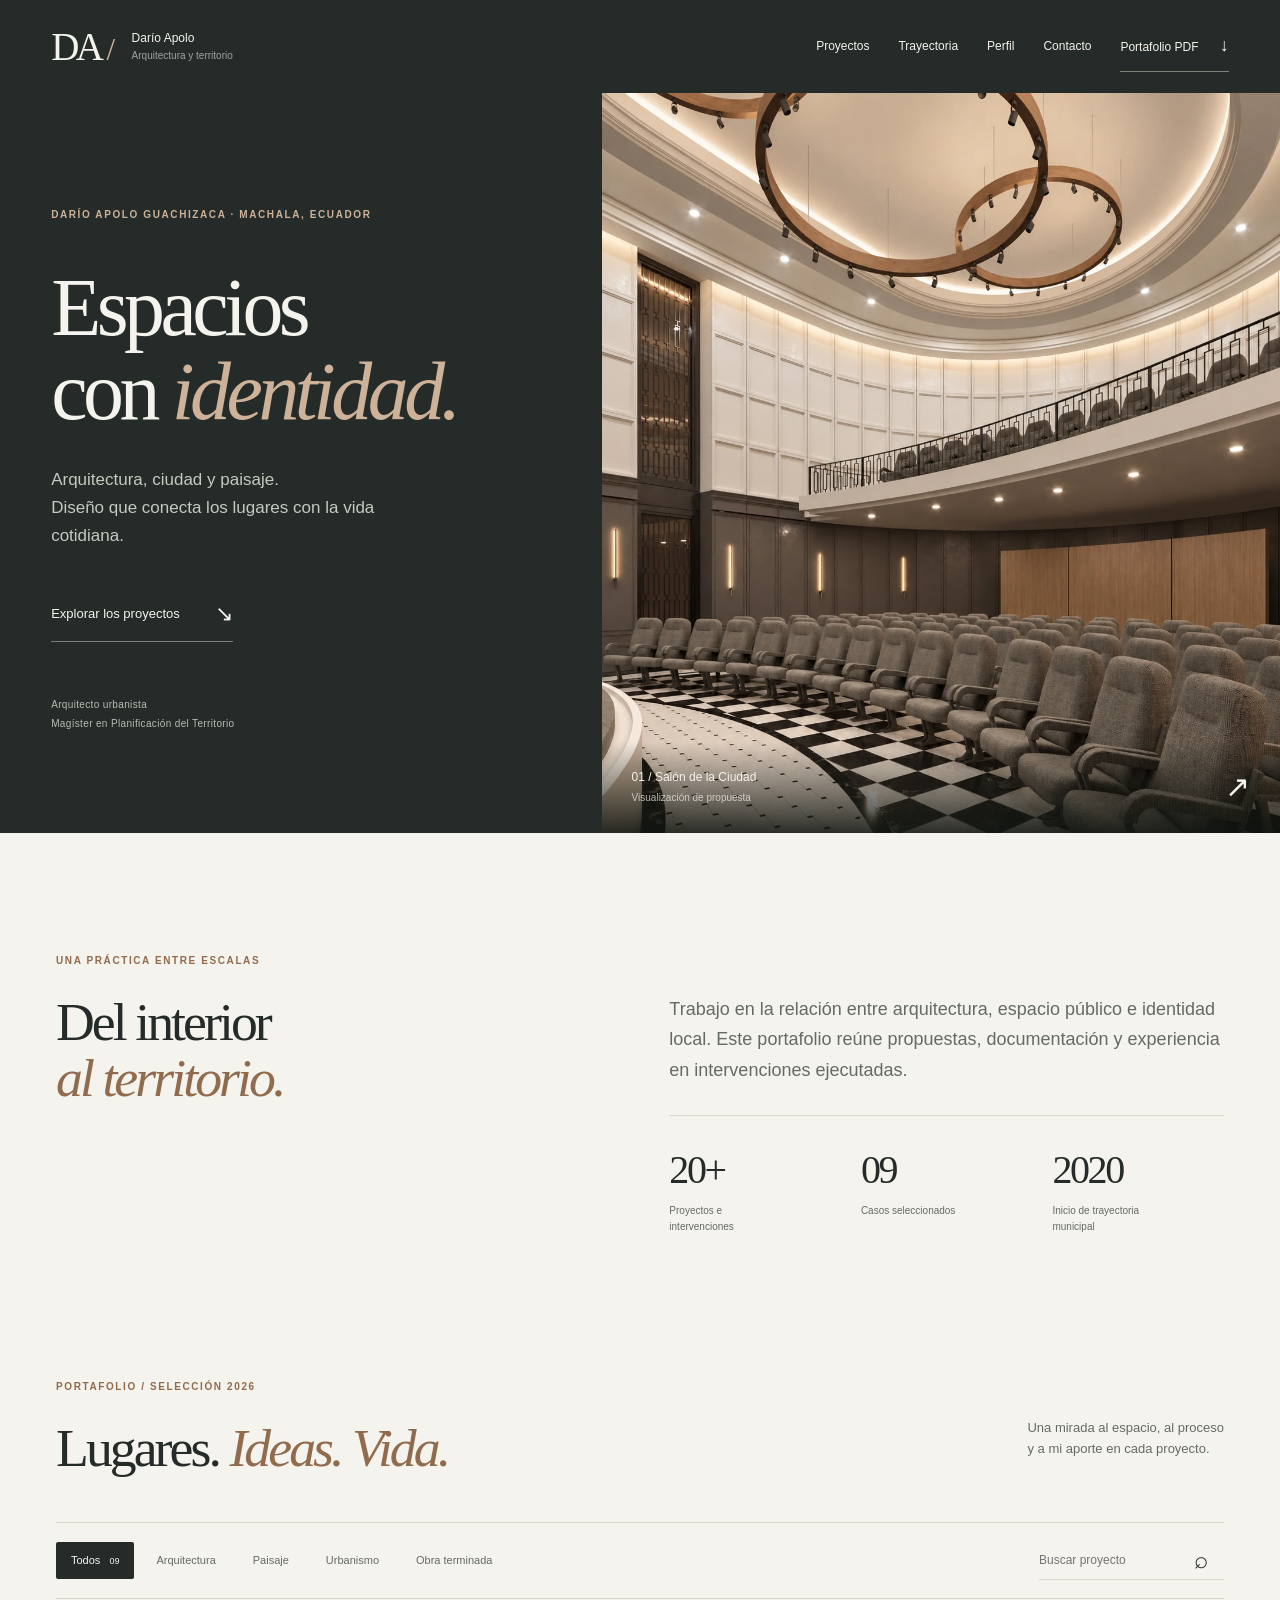
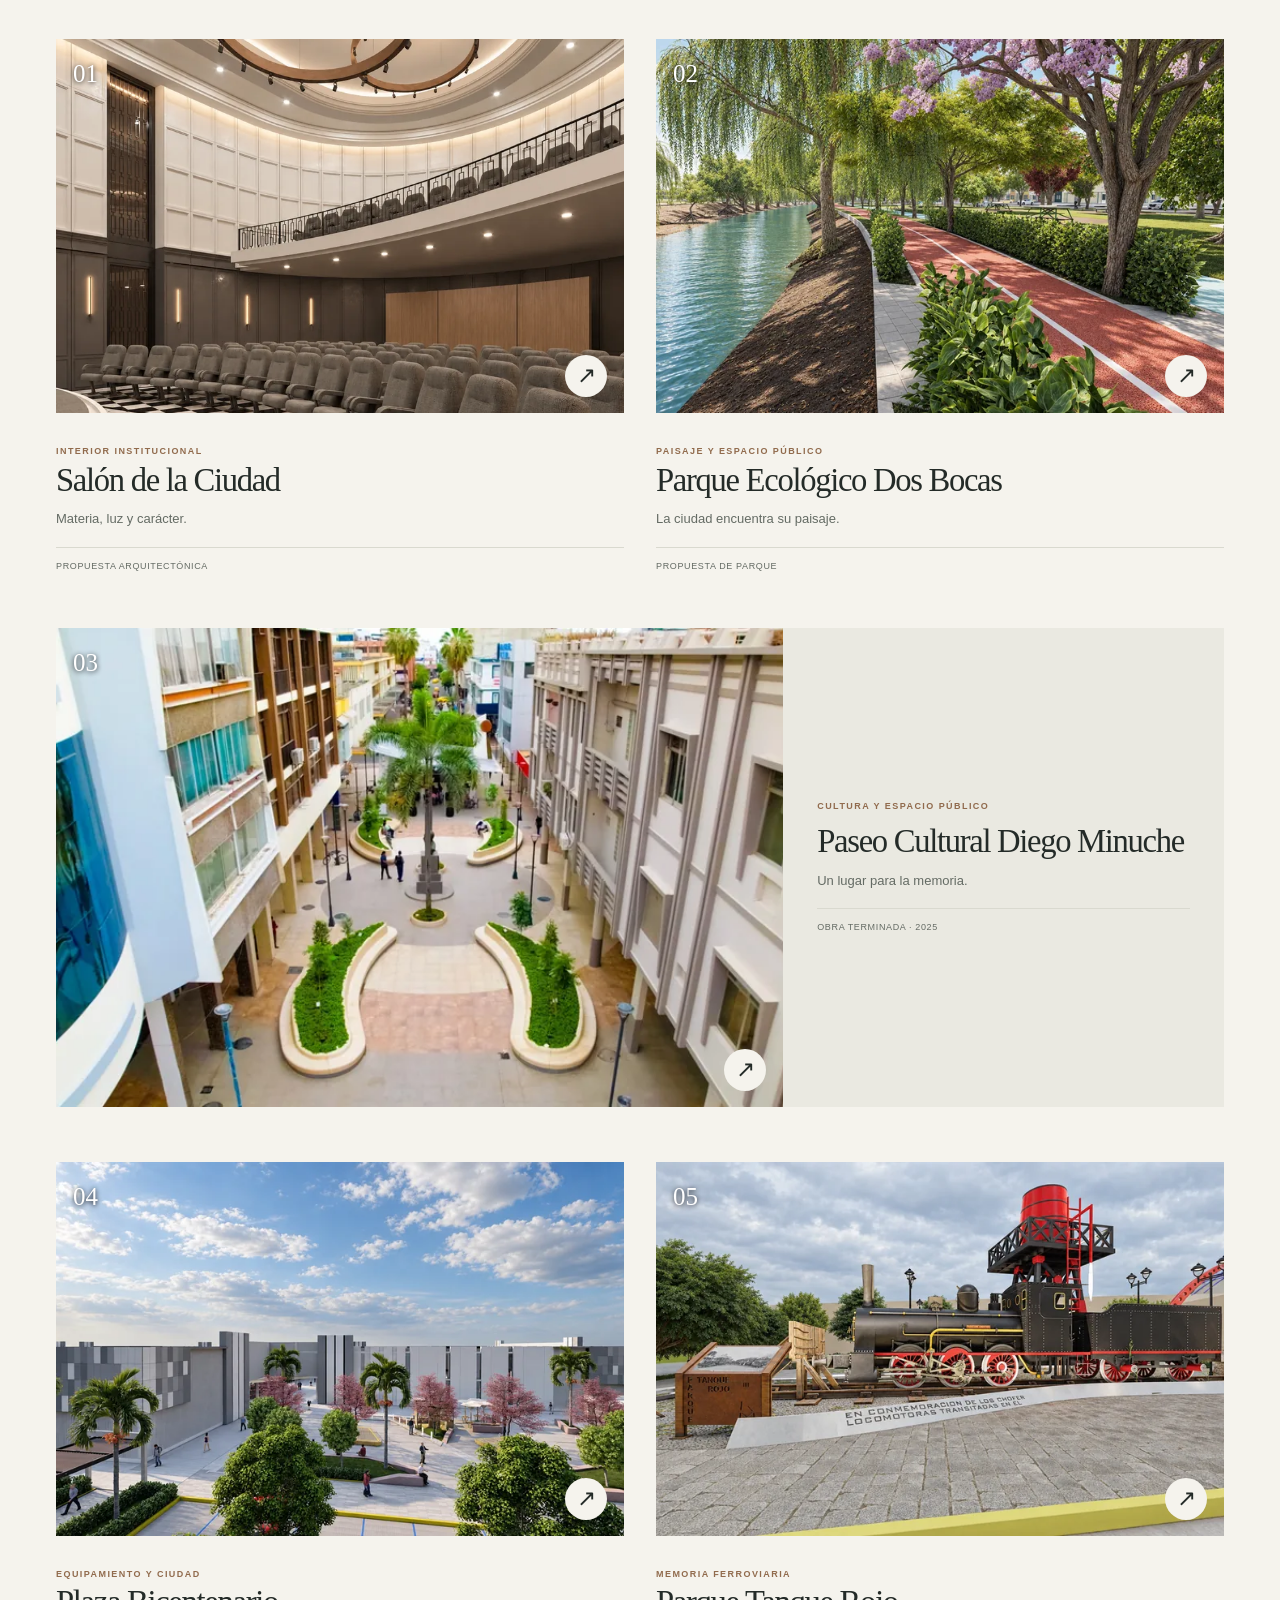
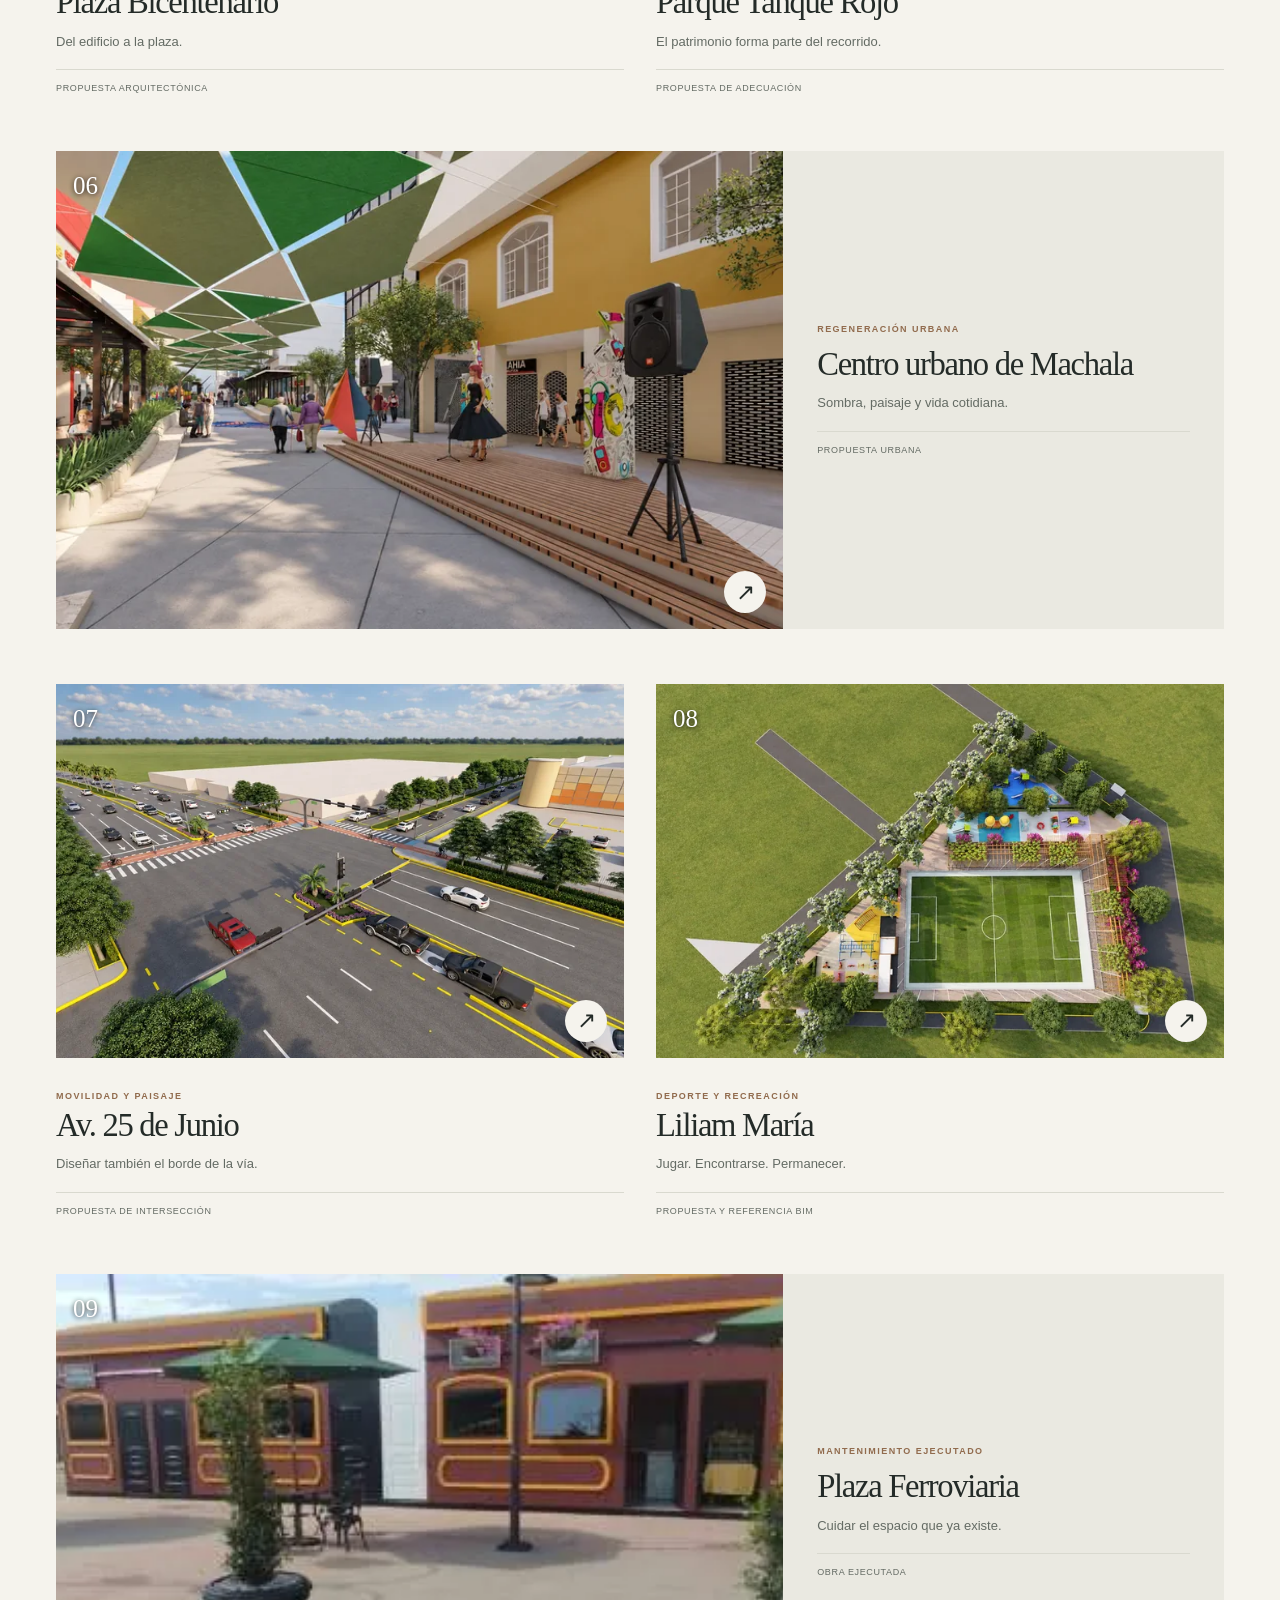
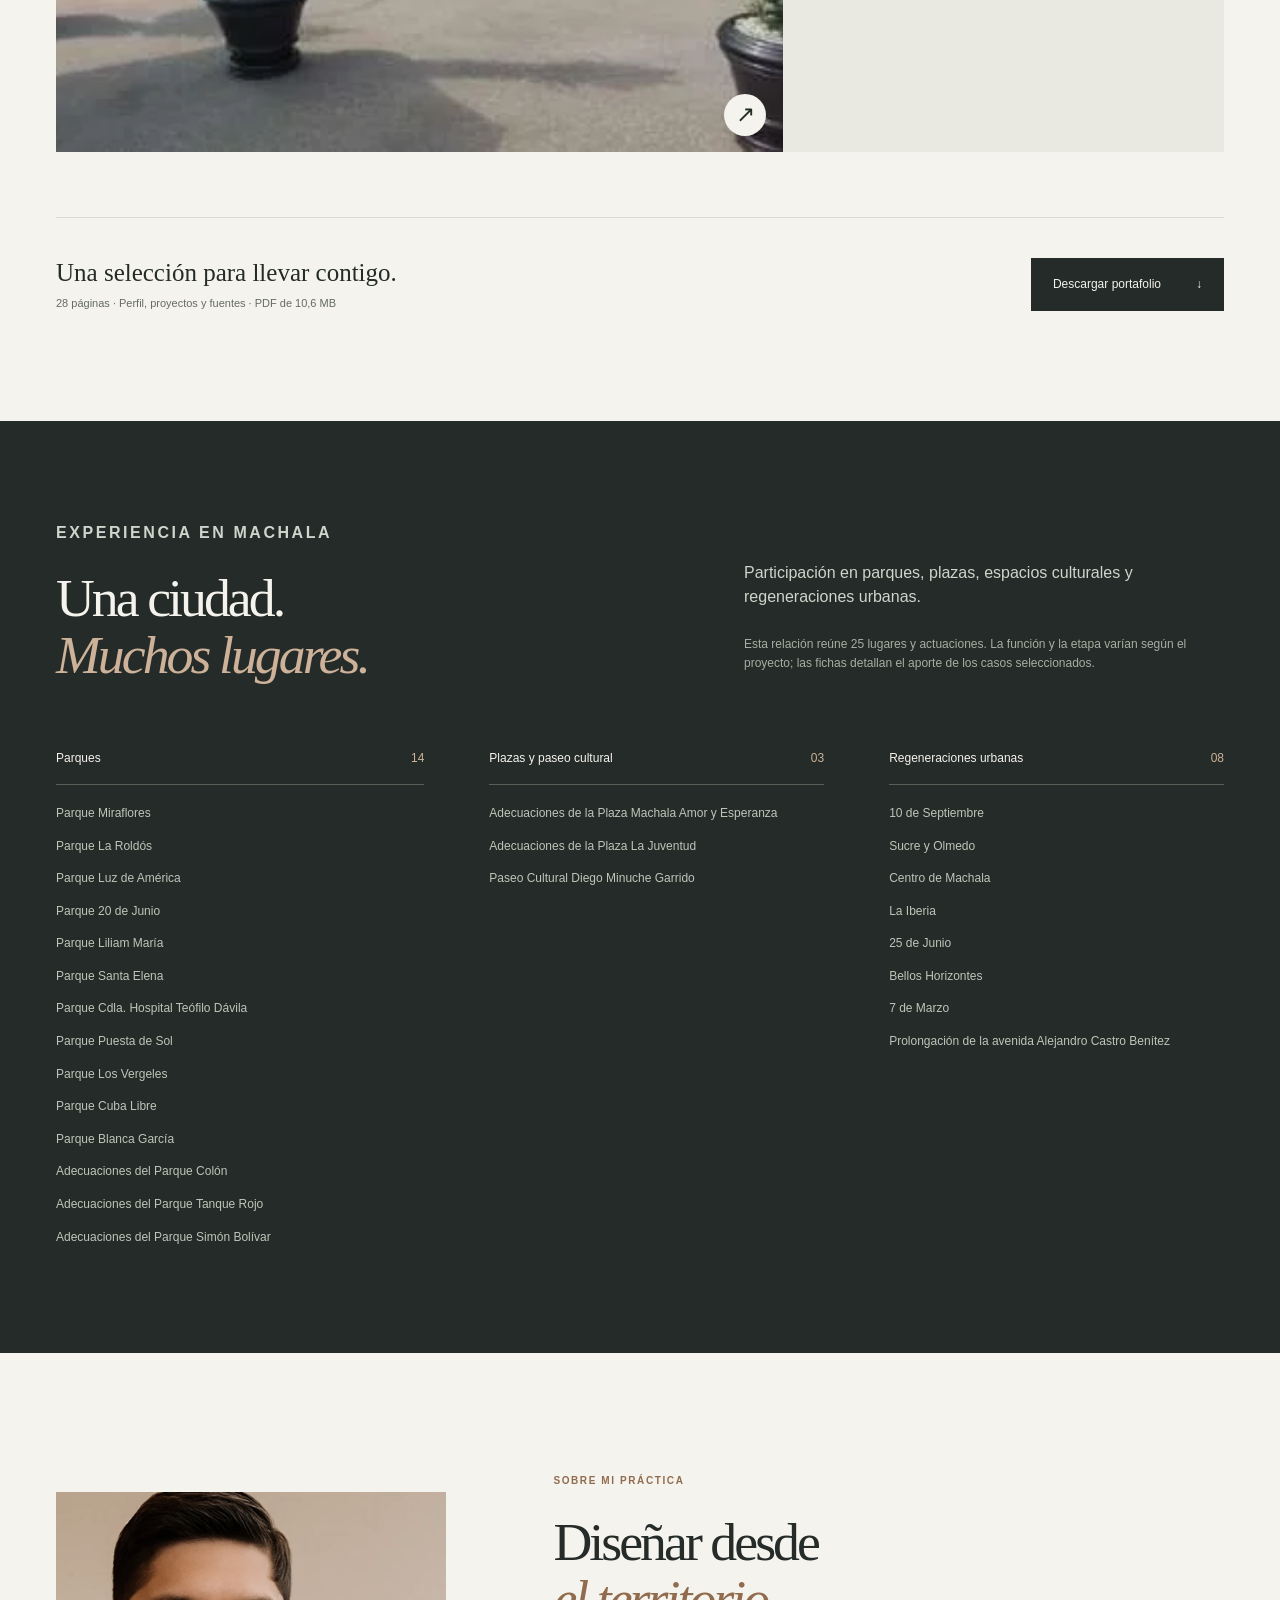
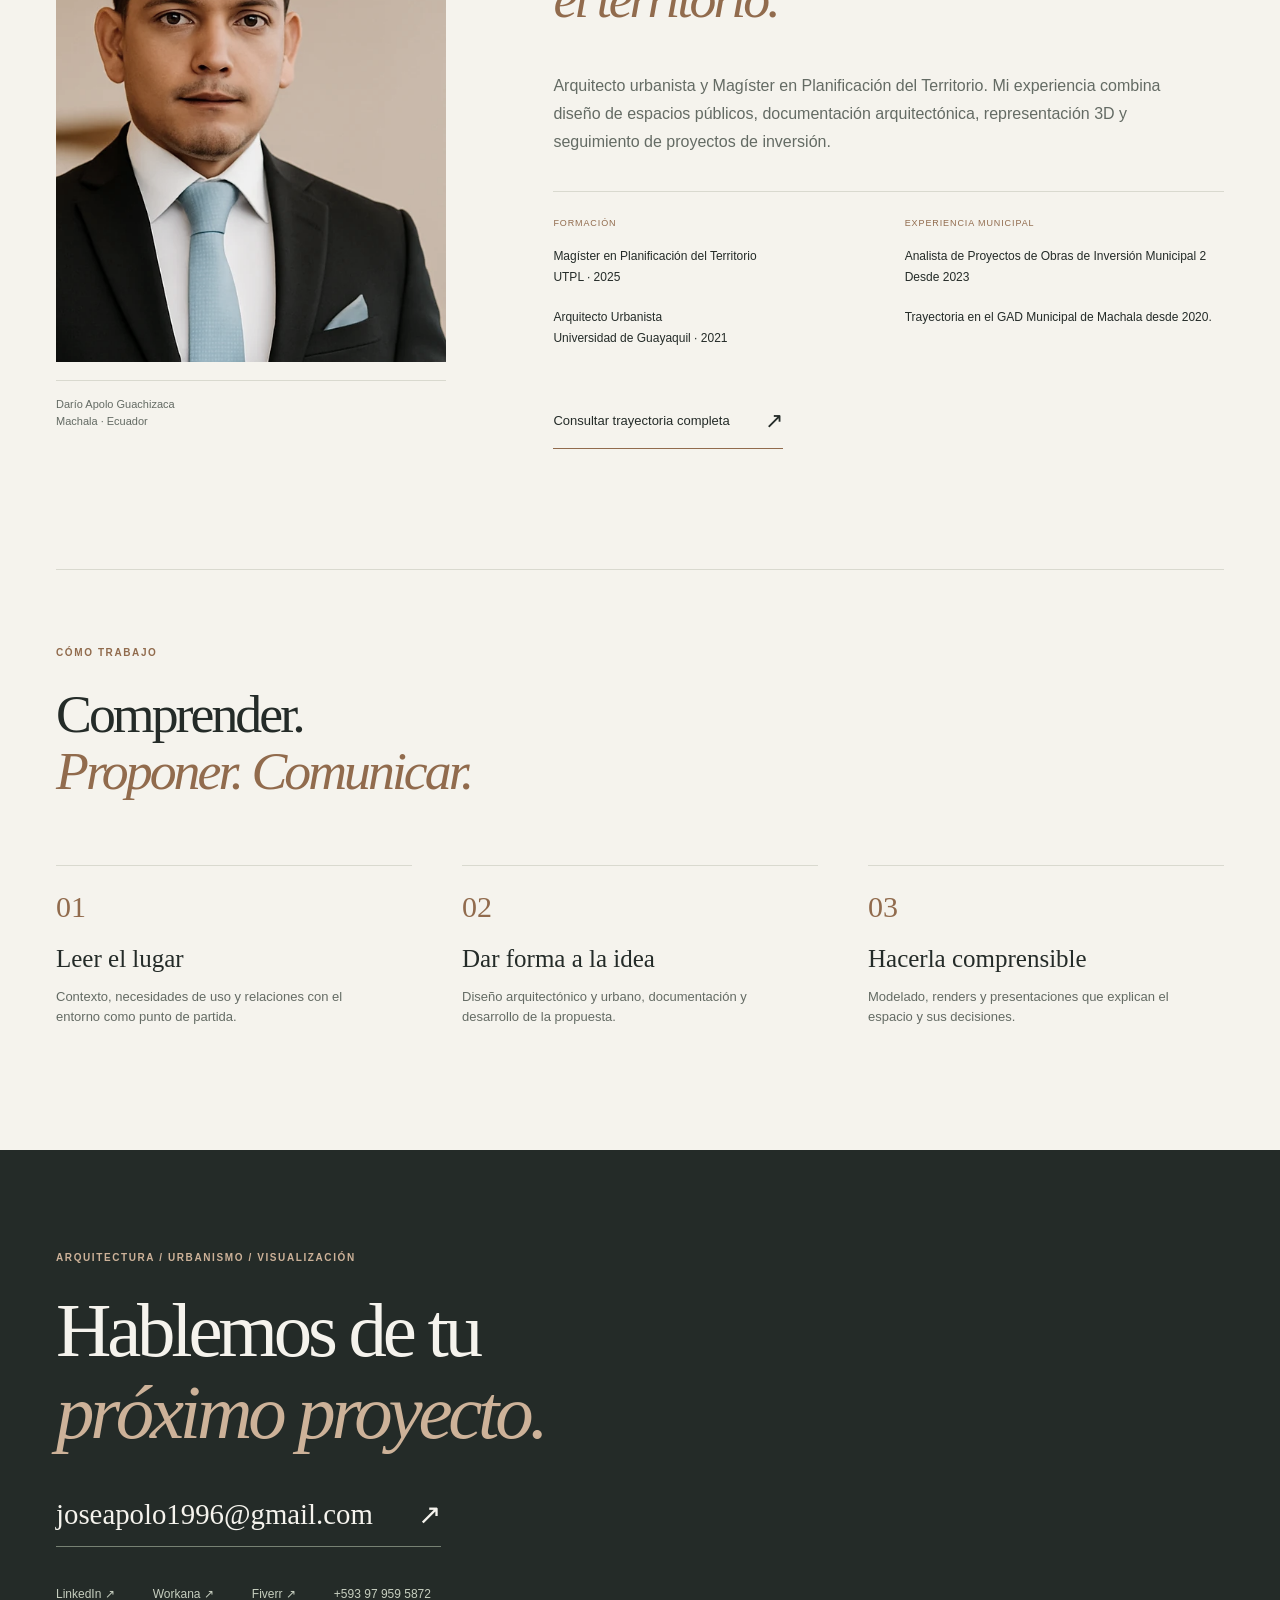
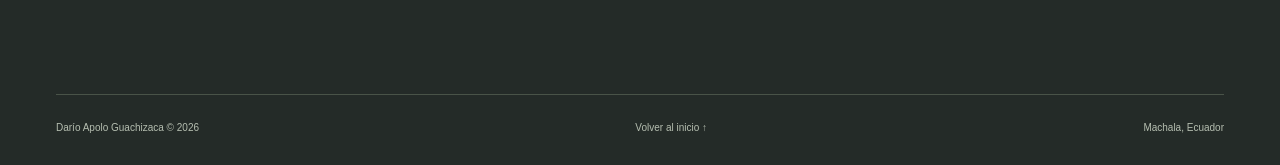
<file: index.html>
<!doctype html>
<html lang="es">
<head>
  <meta charset="utf-8">
  <meta name="viewport" content="width=device-width, initial-scale=1">
  <meta name="theme-color" content="#242b28">
  <title>Darío Apolo | Arquitectura y territorio</title>
  <meta name="description" content="Arquitectura, paisaje y urbanismo por Darío Apolo Guachizaca. Nueve casos seleccionados, renders, referencia BIM y obra terminada. Machala, Ecuador.">
  <meta property="og:title" content="Darío Apolo — Arquitectura y territorio">
  <meta property="og:description" content="Espacios con identidad. Diseño para la vida. Explora el portafolio profesional.">
  <meta property="og:type" content="website">
  <meta property="og:image" content="https://darioapologuachi-ops.github.io/PORTAFOLIO-DARIO-APOLO/assets/portfolio/salon-materialidad.webp">
  <link rel="canonical" href="https://darioapologuachi-ops.github.io/PORTAFOLIO-DARIO-APOLO/">
  <link rel="stylesheet" href="assets/portfolio/portfolio.css">
  <link rel="preload" as="image" href="assets/portfolio/salon-materialidad.webp">
  <script src="assets/portfolio/projects.js" defer></script>
  <script src="assets/portfolio/portfolio.js" defer></script>
</head>
<body>
  <a class="skip" href="#proyectos">Saltar a los proyectos</a>
  <header class="header">
    <a class="brand" href="#inicio" aria-label="Darío Apolo, inicio">DA<span>/</span></a>
    <span class="brand-description">Darío Apolo<br><span>Arquitectura y territorio</span></span>
    <button id="menuToggle" class="menu-toggle" aria-expanded="false" aria-controls="mainNav">Menú <span aria-hidden="true">+</span></button>
    <nav id="mainNav" aria-label="Navegación principal">
      <a href="#proyectos">Proyectos</a><a href="#trayectoria-proyectos">Trayectoria</a><a href="#perfil">Perfil</a><a href="#contacto">Contacto</a>
      <a class="nav-download" href="portafolio-dario-apolo-2026.pdf" download>Portafolio PDF <span aria-hidden="true">↓</span></a>
    </nav>
  </header>
  <main id="inicio">
    <section class="hero" aria-labelledby="heroTitle">
      <div class="hero-copy">
        <p class="eyebrow">Darío Apolo Guachizaca · Machala, Ecuador</p>
        <h1 id="heroTitle">Espacios<br>con <em>identidad.</em></h1>
        <p class="hero-description">Arquitectura, ciudad y paisaje.<br>Diseño que conecta los lugares con la vida cotidiana.</p>
        <a href="#proyectos" class="text-link light">Explorar los proyectos <span aria-hidden="true">↘</span></a>
        <div class="hero-signature"><span>Arquitecto urbanista</span><span>Magíster en Planificación del Territorio</span></div>
      </div>
      <a class="hero-visual" href="#proyecto/salon-ciudad" data-project="salon-ciudad" aria-label="Explorar Salón de la Ciudad">
        <img src="assets/portfolio/salon-materialidad.webp" alt="Propuesta del Salón de la Ciudad: aros de luz, balcón y audiencia" width="1254" height="1254" fetchpriority="high">
        <div class="hero-image-label"><span>01 / Salón de la Ciudad<small>Visualización de propuesta</small></span><span aria-hidden="true">↗</span></div>
      </a>
    </section>
    <section class="intro wrap" aria-label="Presentación">
      <p class="eyebrow">Una práctica entre escalas</p>
      <div class="intro-grid"><h2>Del interior<br><em>al territorio.</em></h2><div><p>Trabajo en la relación entre arquitectura, espacio público e identidad local. Este portafolio reúne propuestas, documentación y experiencia en intervenciones ejecutadas.</p><div class="stats"><div><strong>20+</strong><span>Proyectos e intervenciones</span></div><div><strong>09</strong><span>Casos seleccionados</span></div><div><strong>2020</strong><span>Inicio de trayectoria municipal</span></div></div></div></div>
    </section>
    <section class="projects wrap" id="proyectos" aria-labelledby="projectsTitle">
      <div class="section-heading"><div><p class="eyebrow">Portafolio / Selección 2026</p><h2 id="projectsTitle">Lugares. <em>Ideas. Vida.</em></h2></div><p>Una mirada al espacio, al proceso<br>y a mi aporte en cada proyecto.</p></div>
      <div class="project-tools"><div class="filters" role="group" aria-label="Filtrar proyectos"><button data-filter="all" aria-pressed="true">Todos <span>09</span></button><button data-filter="arquitectura" aria-pressed="false">Arquitectura</button><button data-filter="paisaje" aria-pressed="false">Paisaje</button><button data-filter="urbanismo" aria-pressed="false">Urbanismo</button><button data-filter="obra" aria-pressed="false">Obra terminada</button></div><label class="search-label"><span class="sr-only">Buscar proyecto</span><input id="projectSearch" type="search" placeholder="Buscar proyecto" autocomplete="off"><span aria-hidden="true">⌕</span></label></div>
      <p id="resultCount" class="sr-only" aria-live="polite">9 proyectos</p>
      <div class="project-grid" id="projectGrid"><article class="project-card" data-category="arquitectura" data-search="salón de la ciudad"><a class="project-link" href="#proyecto/salon-ciudad" data-project="salon-ciudad" aria-label="Ver proyecto Salón de la Ciudad"><div class="project-image"><img src="assets/portfolio/salon-materialidad-small.webp" srcset="assets/portfolio/salon-materialidad-small.webp 820w, assets/portfolio/salon-materialidad.webp 1920w" sizes="(max-width: 700px) 95vw, 47vw" alt="Interior y balcón · Render de propuesta con posproducción digital." loading="lazy" width="820" height="540"><span class="project-index">01</span><span class="open-project" aria-hidden="true">↗</span></div><div class="project-info"><span class="eyebrow">Interior institucional</span><h3>Salón de la Ciudad</h3><p>Materia, luz y carácter.</p><span class="project-status">Propuesta arquitectónica</span></div></a></article>
<article class="project-card" data-category="paisaje" data-search="parque ecológico dos bocas"><a class="project-link" href="#proyecto/dos-bocas" data-project="dos-bocas" aria-label="Ver proyecto Parque Ecológico Dos Bocas"><div class="project-image"><img src="assets/portfolio/dos-bocas-recorrido-small.webp" srcset="assets/portfolio/dos-bocas-recorrido-small.webp 820w, assets/portfolio/dos-bocas-recorrido.webp 1920w" sizes="(max-width: 700px) 95vw, 47vw" alt="Recorrido junto al estero · Visualización de propuesta." loading="lazy" width="820" height="540"><span class="project-index">02</span><span class="open-project" aria-hidden="true">↗</span></div><div class="project-info"><span class="eyebrow">Paisaje y espacio público</span><h3>Parque Ecológico Dos Bocas</h3><p>La ciudad encuentra su paisaje.</p><span class="project-status">Propuesta de parque</span></div></a></article>
<article class="project-card" data-category="obra" data-search="paseo cultural diego minuche"><a class="project-link" href="#proyecto/diego-minuche" data-project="diego-minuche" aria-label="Ver proyecto Paseo Cultural Diego Minuche"><div class="project-image"><img src="assets/portfolio/diego-aerea-small.webp" srcset="assets/portfolio/diego-aerea-small.webp 820w, assets/portfolio/diego-aerea.webp 1920w" sizes="(max-width: 700px) 95vw, 47vw" alt="Adecuación ejecutada · Ecuador Comunicación, enero de 2025." loading="lazy" width="820" height="540"><span class="project-index">03</span><span class="open-project" aria-hidden="true">↗</span></div><div class="project-info"><span class="eyebrow">Cultura y espacio público</span><h3>Paseo Cultural Diego Minuche</h3><p>Un lugar para la memoria.</p><span class="project-status">Obra terminada · 2025</span></div></a></article>
<article class="project-card" data-category="arquitectura" data-search="plaza bicentenario"><a class="project-link" href="#proyecto/plaza-bicentenario" data-project="plaza-bicentenario" aria-label="Ver proyecto Plaza Bicentenario"><div class="project-image"><img src="assets/portfolio/plaza-exterior-small.webp" srcset="assets/portfolio/plaza-exterior-small.webp 820w, assets/portfolio/plaza-exterior.webp 1920w" sizes="(max-width: 700px) 95vw, 47vw" alt="Plaza y acceso · Render de propuesta con posproducción digital." loading="lazy" width="820" height="540"><span class="project-index">04</span><span class="open-project" aria-hidden="true">↗</span></div><div class="project-info"><span class="eyebrow">Equipamiento y ciudad</span><h3>Plaza Bicentenario</h3><p>Del edificio a la plaza.</p><span class="project-status">Propuesta arquitectónica</span></div></a></article>
<article class="project-card" data-category="paisaje" data-search="parque tanque rojo"><a class="project-link" href="#proyecto/tanque-rojo" data-project="tanque-rojo" aria-label="Ver proyecto Parque Tanque Rojo"><div class="project-image"><img src="assets/portfolio/tanque-memoria-small.webp" srcset="assets/portfolio/tanque-memoria-small.webp 820w, assets/portfolio/tanque-memoria.webp 1920w" sizes="(max-width: 700px) 95vw, 47vw" alt="Tanque y memoria ferroviaria · Visualización de propuesta." loading="lazy" width="820" height="540"><span class="project-index">05</span><span class="open-project" aria-hidden="true">↗</span></div><div class="project-info"><span class="eyebrow">Memoria ferroviaria</span><h3>Parque Tanque Rojo</h3><p>El patrimonio forma parte del recorrido.</p><span class="project-status">Propuesta de adecuación</span></div></a></article>
<article class="project-card" data-category="urbanismo" data-search="centro urbano de machala"><a class="project-link" href="#proyecto/centro-machala" data-project="centro-machala" aria-label="Ver proyecto Centro urbano de Machala"><div class="project-image"><img src="assets/portfolio/centro-paseo-small.webp" srcset="assets/portfolio/centro-paseo-small.webp 820w, assets/portfolio/centro-paseo.webp 1920w" sizes="(max-width: 700px) 95vw, 47vw" alt="Recorrido peatonal y actividad cultural · Visualización de propuesta." loading="lazy" width="820" height="540"><span class="project-index">06</span><span class="open-project" aria-hidden="true">↗</span></div><div class="project-info"><span class="eyebrow">Regeneración urbana</span><h3>Centro urbano de Machala</h3><p>Sombra, paisaje y vida cotidiana.</p><span class="project-status">Propuesta urbana</span></div></a></article>
<article class="project-card" data-category="urbanismo" data-search="av. 25 de junio"><a class="project-link" href="#proyecto/interseccion-junio" data-project="interseccion-junio" aria-label="Ver proyecto Av. 25 de Junio"><div class="project-image"><img src="assets/portfolio/junio-interseccion-small.webp" srcset="assets/portfolio/junio-interseccion-small.webp 820w, assets/portfolio/junio-interseccion.webp 1920w" sizes="(max-width: 700px) 95vw, 47vw" alt="Vista general del nodo · Visualización de propuesta." loading="lazy" width="820" height="540"><span class="project-index">07</span><span class="open-project" aria-hidden="true">↗</span></div><div class="project-info"><span class="eyebrow">Movilidad y paisaje</span><h3>Av. 25 de Junio</h3><p>Diseñar también el borde de la vía.</p><span class="project-status">Propuesta de intersección</span></div></a></article>
<article class="project-card" data-category="paisaje" data-search="liliam maría"><a class="project-link" href="#proyecto/liliam-maria" data-project="liliam-maria" aria-label="Ver proyecto Liliam María"><div class="project-image"><img src="assets/portfolio/liliam-aerea-small.webp" srcset="assets/portfolio/liliam-aerea-small.webp 820w, assets/portfolio/liliam-aerea.webp 1920w" sizes="(max-width: 700px) 95vw, 47vw" alt="Vista aérea de propuesta · Render publicado en Workana con posproducción digital." loading="lazy" width="820" height="540"><span class="project-index">08</span><span class="open-project" aria-hidden="true">↗</span></div><div class="project-info"><span class="eyebrow">Deporte y recreación</span><h3>Liliam María</h3><p>Jugar. Encontrarse. Permanecer.</p><span class="project-status">Propuesta y referencia BIM</span></div></a></article>
<article class="project-card" data-category="obra" data-search="plaza ferroviaria"><a class="project-link" href="#proyecto/plaza-ferroviaria" data-project="plaza-ferroviaria" aria-label="Ver proyecto Plaza Ferroviaria"><div class="project-image"><img src="assets/portfolio/ferroviaria-exterior-small.webp" srcset="assets/portfolio/ferroviaria-exterior-small.webp 820w, assets/portfolio/ferroviaria-exterior.webp 1920w" sizes="(max-width: 700px) 95vw, 47vw" alt="Plaza Ferroviaria · Fotografía documental del mantenimiento." loading="lazy" width="820" height="540"><span class="project-index">09</span><span class="open-project" aria-hidden="true">↗</span></div><div class="project-info"><span class="eyebrow">Mantenimiento ejecutado</span><h3>Plaza Ferroviaria</h3><p>Cuidar el espacio que ya existe.</p><span class="project-status">Obra ejecutada</span></div></a></article></div>
      <div id="noResults" class="empty-state" hidden><p>No hay proyectos con esa búsqueda.</p><button id="resetFilters" class="text-link">Ver todos los proyectos ↗</button></div>
      <div class="download-band"><p>Una selección para llevar contigo.<small>28 páginas · Perfil, proyectos y fuentes · PDF de 10,6 MB</small></p><a class="button dark" href="portafolio-dario-apolo-2026.pdf" download>Descargar portafolio <span aria-hidden="true">↓</span></a></div>
      <noscript><p>Descarga el PDF para consultar todas las imágenes y fichas de los proyectos.</p></noscript>
    </section>
    <section class="territory" id="trayectoria-proyectos"><div class="wrap">
      <div class="section-heading"><div><p class="eyebrow">Experiencia en Machala</p><h2>Una ciudad.<br><em>Muchos lugares.</em></h2></div><div><p>Participación en parques, plazas, espacios culturales y regeneraciones urbanas.</p><p class="territory-note">Esta relación reúne 25 lugares y actuaciones. La función y la etapa varían según el proyecto; las fichas detallan el aporte de los casos seleccionados.</p></div></div>
      <div class="register-grid">
          <article class="register-group">
            <h3>Parques <span>14</span></h3>
            <ul class="register-list">
              <li>Parque Miraflores</li>
              <li>Parque La Roldós</li>
              <li>Parque Luz de América</li>
              <li>Parque 20 de Junio</li>
              <li>Parque Liliam María</li>
              <li>Parque Santa Elena</li>
              <li>Parque Cdla. Hospital Teófilo Dávila</li>
              <li>Parque Puesta de Sol</li>
              <li>Parque Los Vergeles</li>
              <li>Parque Cuba Libre</li>
              <li>Parque Blanca García</li>
              <li>Adecuaciones del Parque Colón</li>
              <li>Adecuaciones del Parque Tanque Rojo</li>
              <li>Adecuaciones del Parque Simón Bolívar</li>
            </ul>
          </article>
          <article class="register-group">
            <h3>Plazas y paseo cultural <span>03</span></h3>
            <ul class="register-list">
              <li>Adecuaciones de la Plaza Machala Amor y Esperanza</li>
              <li>Adecuaciones de la Plaza La Juventud</li>
              <li>Paseo Cultural Diego Minuche Garrido</li>
            </ul>
          </article>
          <article class="register-group">
            <h3>Regeneraciones urbanas <span>08</span></h3>
            <ul class="register-list">
              <li>10 de Septiembre</li>
              <li>Sucre y Olmedo</li>
              <li>Centro de Machala</li>
              <li>La Iberia</li>
              <li>25 de Junio</li>
              <li>Bellos Horizontes</li>
              <li>7 de Marzo</li>
              <li>Prolongación de la avenida Alejandro Castro Benítez</li>
            </ul>
          </article></div>
    </div></section>
    <section class="profile wrap" id="perfil">
      <div class="profile-photo"><img src="assets/portfolio/perfil.webp" alt="Darío Apolo Guachizaca" width="570" height="690" loading="lazy"><span>Darío Apolo Guachizaca<br>Machala · Ecuador</span></div>
      <div class="profile-copy"><p class="eyebrow">Sobre mi práctica</p><h2>Diseñar desde<br><em>el territorio.</em></h2><p>Arquitecto urbanista y Magíster en Planificación del Territorio. Mi experiencia combina diseño de espacios públicos, documentación arquitectónica, representación 3D y seguimiento de proyectos de inversión.</p><dl class="profile-facts"><div><dt>Formación</dt><dd>Magíster en Planificación del Territorio<br>UTPL · 2025<br><br>Arquitecto Urbanista<br>Universidad de Guayaquil · 2021</dd></div><div><dt>Experiencia municipal</dt><dd>Analista de Proyectos de Obras de Inversión Municipal 2<br>Desde 2023<br><br>Trayectoria en el GAD Municipal de Machala desde 2020.</dd></div></dl><a href="portafolio-dario-apolo-2026.pdf#page=24" class="text-link" target="_blank" rel="noopener">Consultar trayectoria completa <span aria-hidden="true">↗</span></a></div>
    </section>
    <section class="method wrap" id="metodo"><div class="section-heading"><div><p class="eyebrow">Cómo trabajo</p><h2>Comprender.<br><em>Proponer. Comunicar.</em></h2></div></div><div class="method-grid"><article><span>01</span><h3>Leer el lugar</h3><p>Contexto, necesidades de uso y relaciones con el entorno como punto de partida.</p></article><article><span>02</span><h3>Dar forma a la idea</h3><p>Diseño arquitectónico y urbano, documentación y desarrollo de la propuesta.</p></article><article><span>03</span><h3>Hacerla comprensible</h3><p>Modelado, renders y presentaciones que explican el espacio y sus decisiones.</p></article></div></section>
    <section class="contact" id="contacto"><div class="wrap"><p class="eyebrow">Arquitectura / Urbanismo / Visualización</p><h2>Hablemos de tu<br><em>próximo proyecto.</em></h2><a class="contact-email" href="mailto:joseapolo1996@gmail.com">joseapolo1996@gmail.com <span aria-hidden="true">↗</span></a><div class="contact-links"><a href="https://www.linkedin.com/in/joseapolog" target="_blank" rel="noopener noreferrer">LinkedIn ↗</a><a href="https://www.workana.com/freelancer/38228b068d4b48e850f1666f08e93710" target="_blank" rel="noopener noreferrer">Workana ↗</a><a href="https://www.fiverr.com/users/joseapolo/portfolio" target="_blank" rel="noopener noreferrer">Fiverr ↗</a><a href="tel:+593979595872">+593 97 959 5872</a></div><footer><span>Darío Apolo Guachizaca © 2026</span><a href="#inicio">Volver al inicio ↑</a><span>Machala, Ecuador</span></footer></div></section>
  </main>
  <dialog id="projectModal" aria-labelledby="modalTitle">
    <div class="modal-top"><span id="modalKicker"></span><button id="closeModal" class="icon-button" aria-label="Cerrar proyecto">Cerrar <span aria-hidden="true">×</span></button></div>
    <div class="modal-grid"><div class="modal-gallery"><div class="main-image"><img id="modalImage" alt=""><button id="prevImage" class="gallery-arrow previous" aria-label="Imagen anterior">←</button><button id="nextImage" class="gallery-arrow next" aria-label="Imagen siguiente">→</button></div><div class="caption-row"><p id="imageCaption"></p><span id="imageCounter" aria-live="polite"></span></div><div id="thumbnails" class="thumbnails" aria-label="Imágenes del proyecto"></div></div><div class="modal-copy"><p class="eyebrow" id="modalType"></p><h2 id="modalTitle"></h2><p class="modal-lead" id="modalLead"></p><div class="case-meta"><div><span>Ubicación</span><strong>Machala, Ecuador</strong></div><div><span>Etapa / archivo</span><strong id="modalStatus"></strong></div><div><span>Mi participación</span><strong id="modalRole"></strong></div></div><p id="modalSummary"></p><p id="modalApproach"></p><h3>Desarrollo y aporte</h3><p id="modalDeliverables"></p><details><summary>Fuentes y créditos visuales</summary><p id="modalSource"></p><a id="modalSourceLink" target="_blank" rel="noopener noreferrer" hidden>Consultar publicación ↗</a></details><a class="text-link" href="portafolio-dario-apolo-2026.pdf" download>Portafolio completo ↓</a></div></div>
  </dialog>
</body>
</html>
</file>
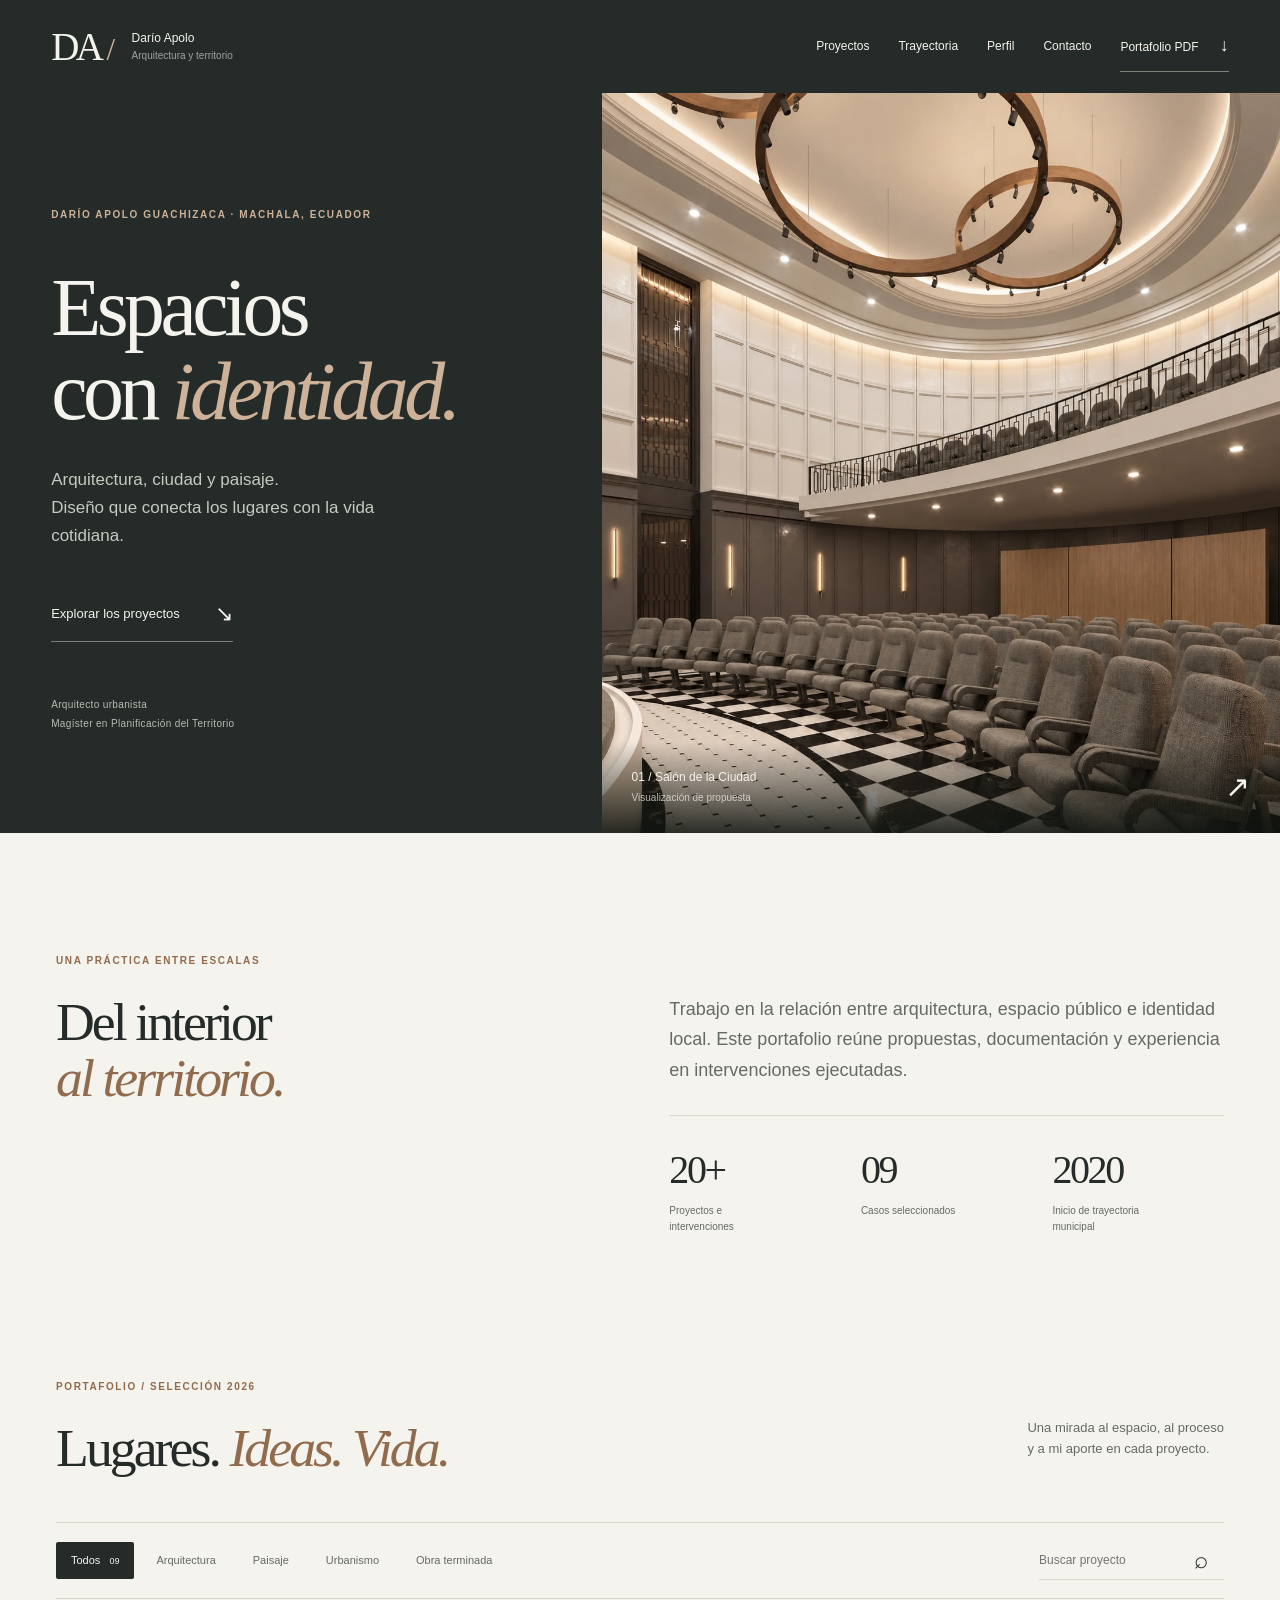
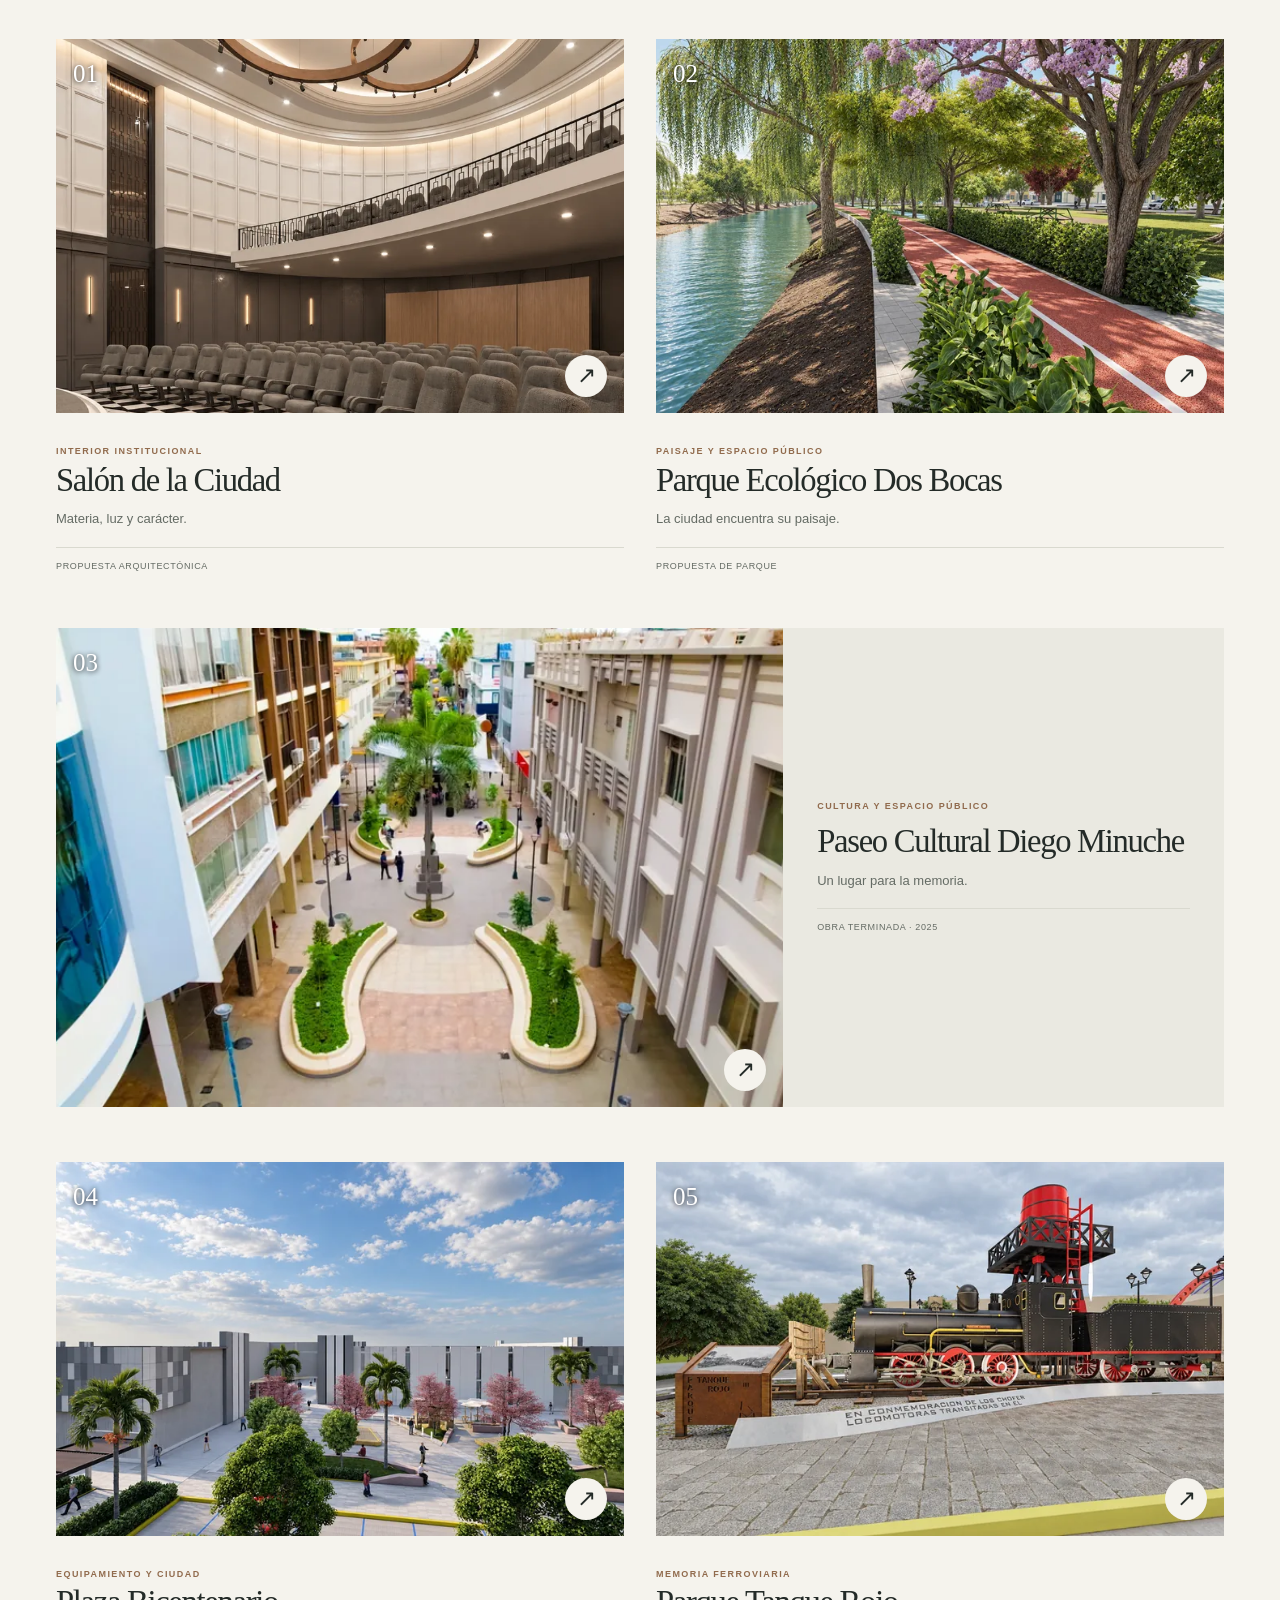
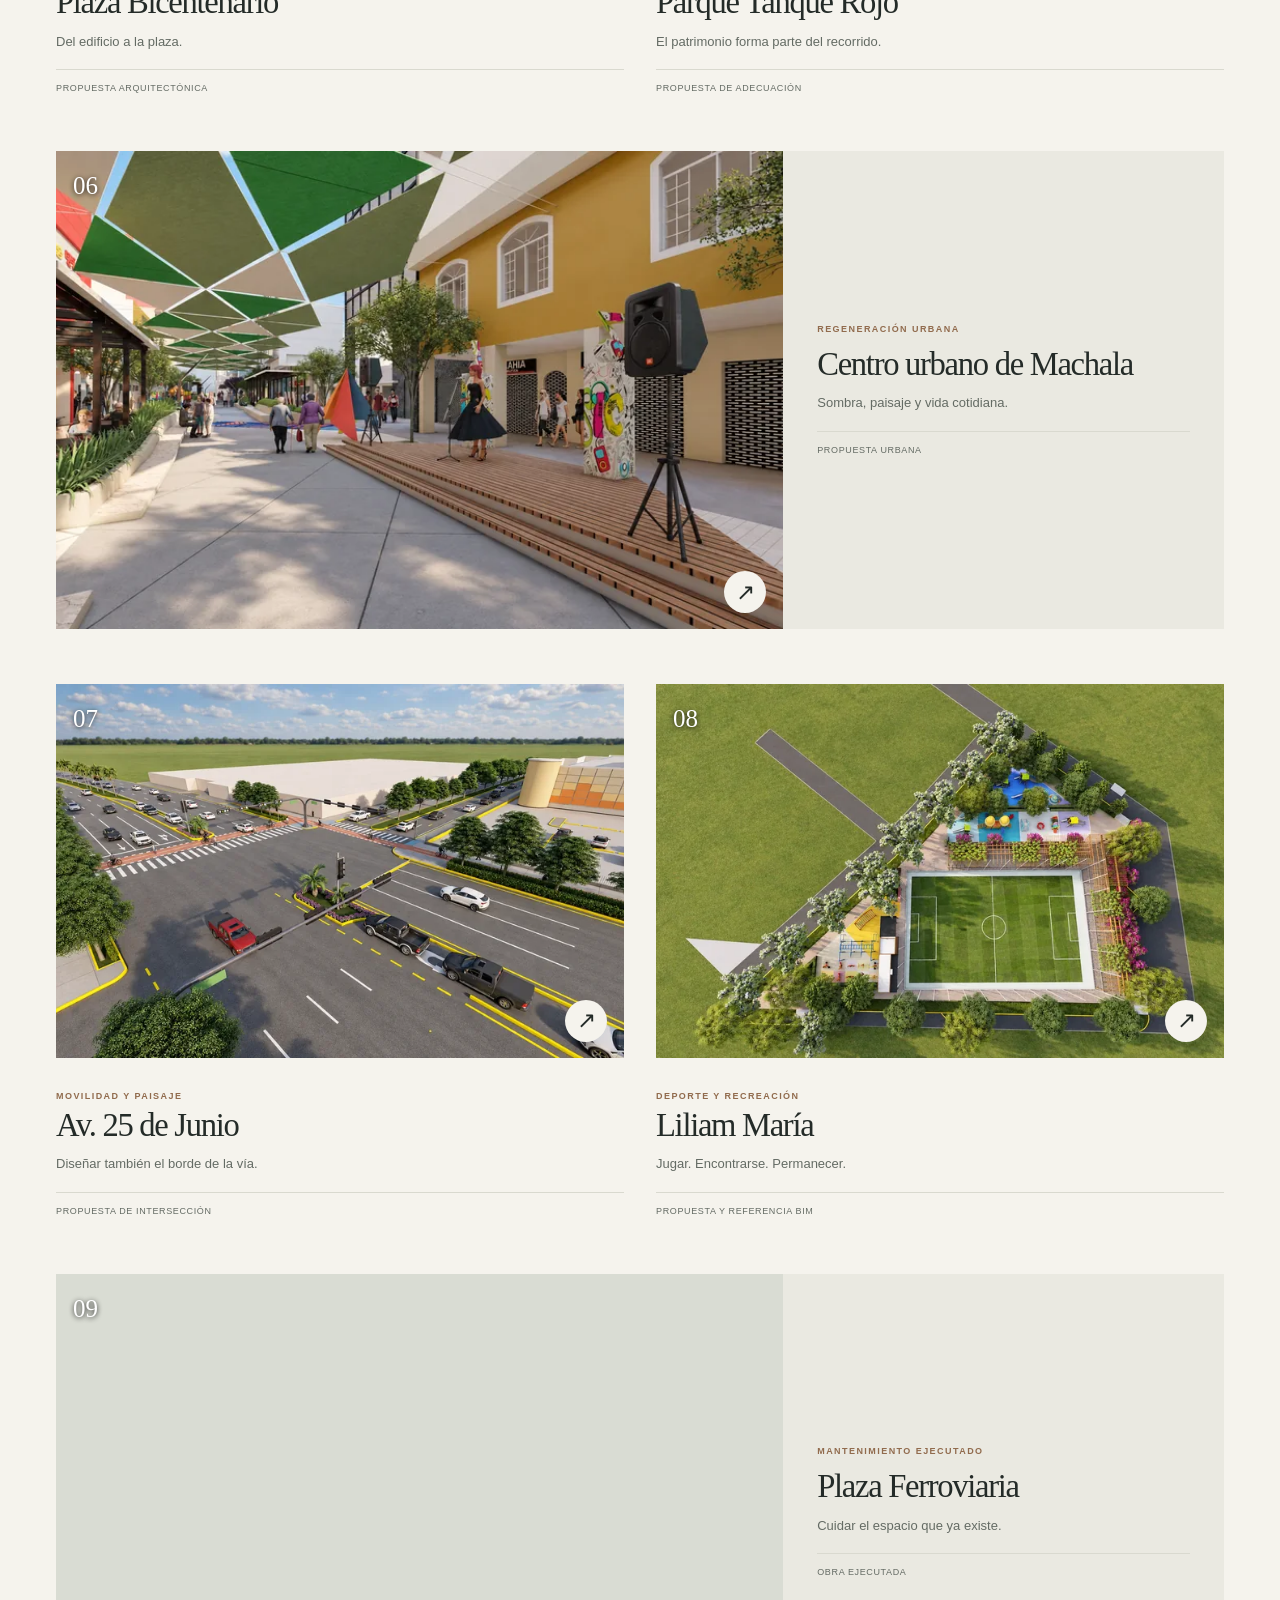
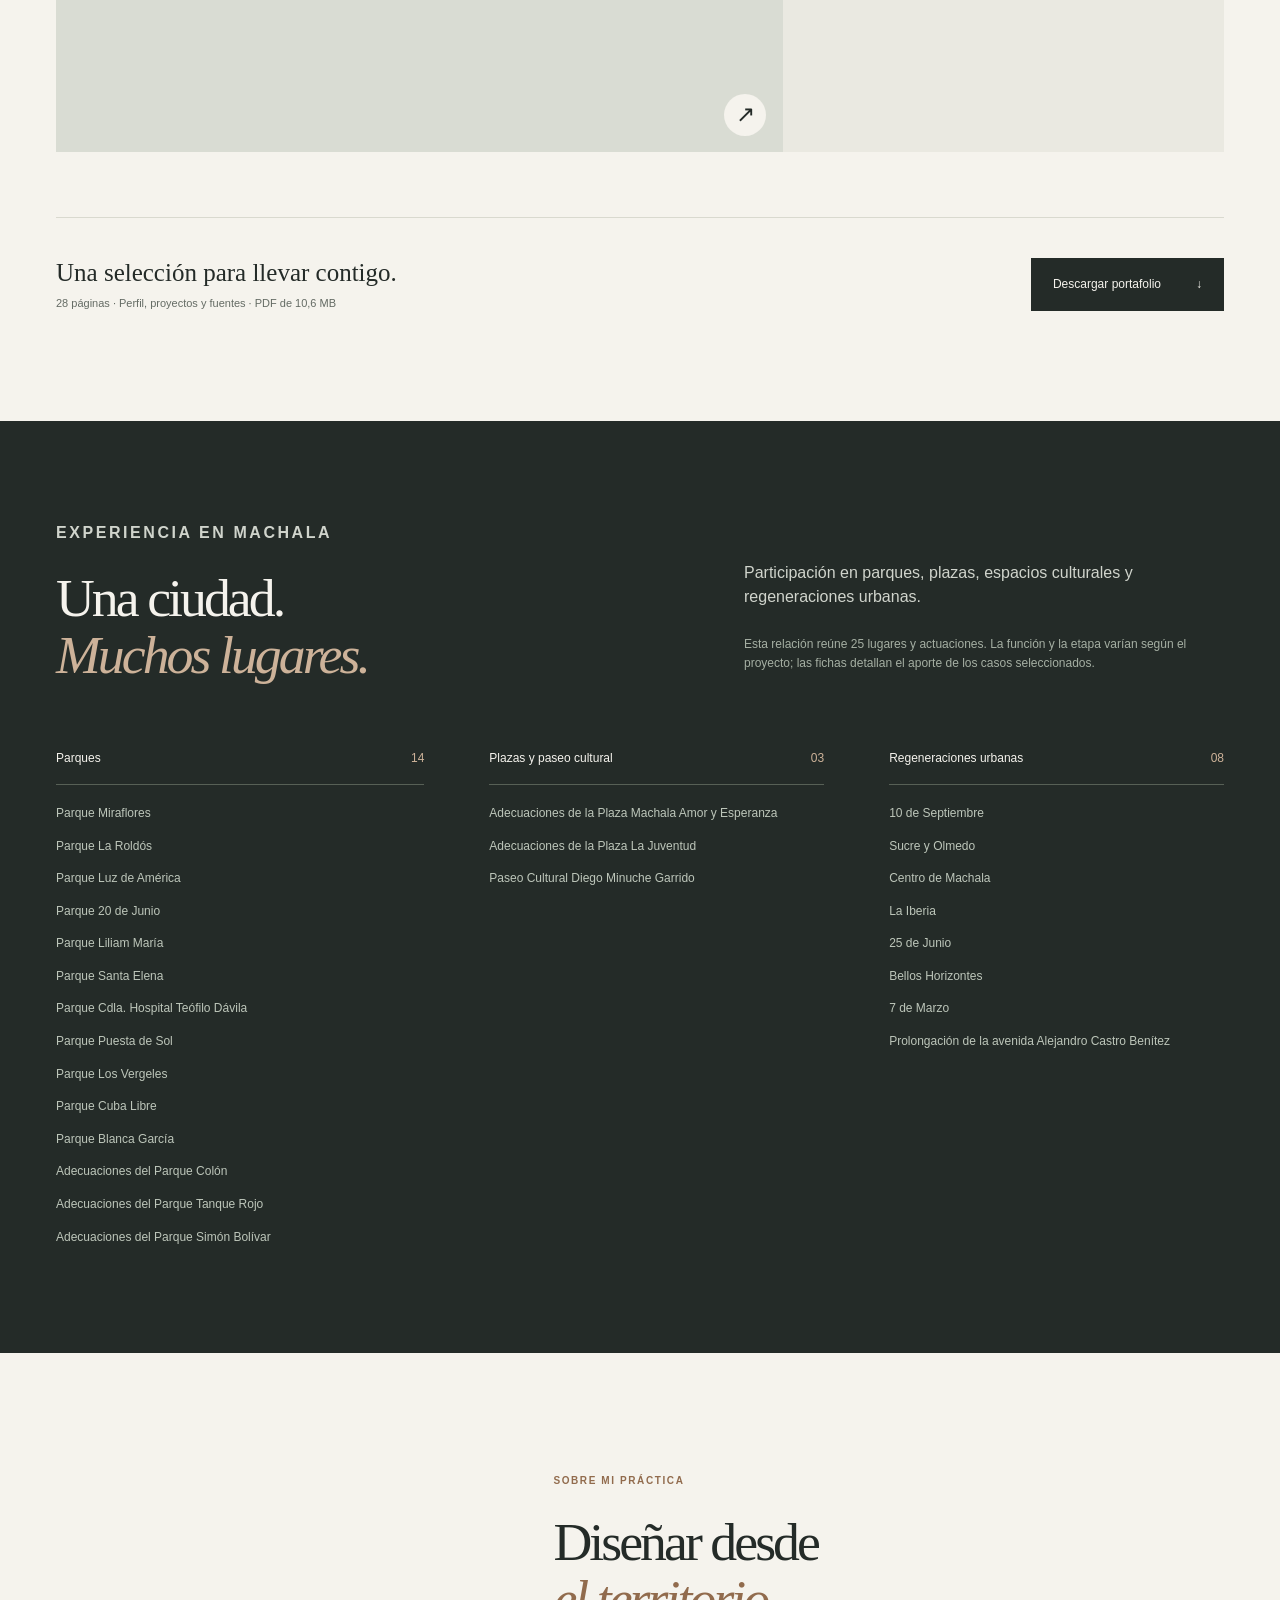
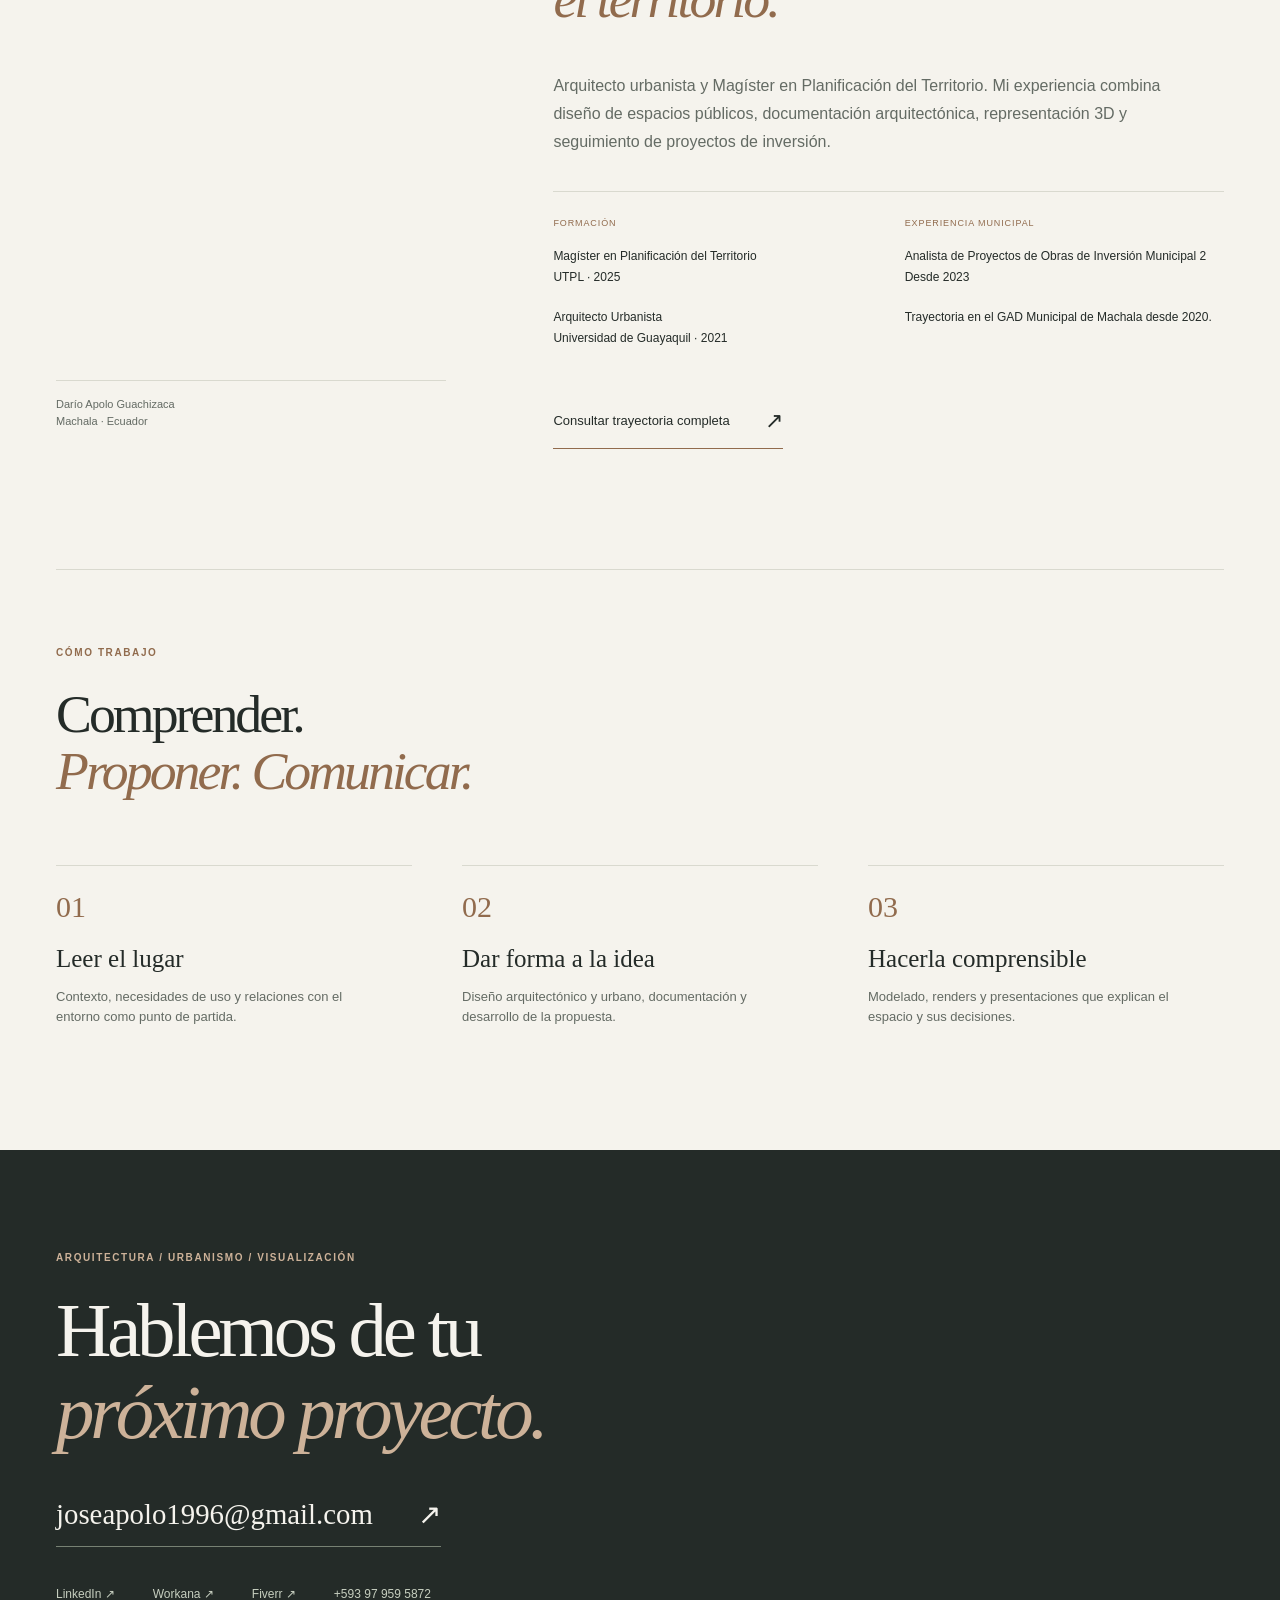
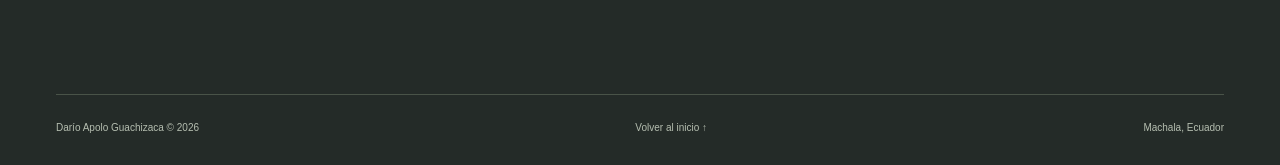
<file: conoceme.html>
<!doctype html><html lang="es"><meta charset="utf-8"><meta name="viewport" content="width=device-width,initial-scale=1"><meta http-equiv="refresh" content="0;url=index.html#perfil"><link rel="canonical" href="https://darioapologuachi-ops.github.io/PORTAFOLIO-DARIO-APOLO/"><title>Darío Apolo | Perfil profesional</title><p><a href="index.html#perfil">Ver el perfil profesional de Darío Apolo</a></p></html>
</file>
<file: assets/portfolio/portfolio.css>
:root{--paper:#f5f3ed;--ink:#242b28;--muted:#646b64;--copper:#916b4d;--line:#d9d9cf;--serif:Georgia,'Times New Roman',serif;--sans:'Segoe UI',Arial,sans-serif;color-scheme:light}*{box-sizing:border-box}html{scroll-behavior:smooth;scroll-padding-top:100px}body{margin:0;background:var(--paper);color:var(--ink);font-family:var(--sans);line-height:1.55}button,input{font:inherit}button,a,input,summary{-webkit-tap-highlight-color:transparent}button,a{touch-action:manipulation}button{cursor:pointer}a{color:inherit;text-decoration:none}img{display:block;max-width:100%;height:auto}h1,h2,h3,p{margin-top:0}h1,h2{font-family:var(--serif);font-weight:400;letter-spacing:-.055em;line-height:1.06}h2{font-size:clamp(40px,4.2vw,70px)}em{font-weight:400;color:var(--copper)}p{font-size:16px}.wrap{width:min(1380px,calc(100% - 112px));margin-inline:auto}.eyebrow{font-size:10px;letter-spacing:.16em;text-transform:uppercase;font-weight:600;color:var(--copper);margin:0 0 25px}.sr-only{position:absolute;width:1px;height:1px;padding:0;margin:-1px;overflow:hidden;clip:rect(0,0,0,0);white-space:nowrap;border:0}[hidden]{display:none!important}:focus-visible{outline:2px solid var(--copper);outline-offset:5px}.skip{position:fixed;z-index:50;background:var(--paper);padding:16px;left:20px;top:-90px}.skip:focus{top:12px}.header{height:93px;background:var(--ink);color:var(--paper);display:flex;align-items:center;padding:0 4%;gap:20px;position:relative;z-index:10}.brand{font-family:var(--serif);font-size:39px;line-height:1;letter-spacing:-.09em}.brand span{font-size:31px;margin-left:6px;color:#cdb299}.brand-description{font-size:12px;line-height:1.4}.brand-description span{font-size:10px;opacity:.6}nav{margin-left:auto;display:flex;align-items:center;gap:29px;font-size:12px}nav>a{padding:11px 0}nav>a:hover{color:#dec3ac}.nav-download{border-bottom:1px solid #7e8278}.nav-download span{margin-left:18px;font-size:18px}.menu-toggle{display:none}.hero{display:grid;grid-template-columns:47% 53%;background:var(--ink);color:var(--paper);min-height:min(740px,calc(100svh - 93px))}.hero-copy{padding:8% 8.5% 6%;display:flex;flex-direction:column;justify-content:center}.hero .eyebrow{font-size:10px;color:#cdb299;margin-bottom:44px}.hero h1{font-size:clamp(61px,6.4vw,112px);margin:0 0 33px;line-height:1.02}.hero em{color:#cdb299}.hero-description{font-size:17px;color:#c5c9c0;line-height:1.65;max-width:400px;margin-bottom:37px}.text-link{display:inline-flex;align-items:center;justify-content:space-between;gap:35px;padding:10px 0;border:0;border-bottom:1px solid var(--copper);font-size:13px;background:none;width:fit-content}.text-link span{font-size:22px}.text-link:hover{color:var(--copper)}.text-link.light{color:var(--paper);border-color:#777d72}.hero-signature{display:flex;flex-direction:column;gap:3px;margin-top:55px;color:#b5bdb2;font-size:10px;letter-spacing:.035em}.hero-visual{position:relative;overflow:hidden;display:block;min-height:610px}.hero-visual>img{width:100%;height:100%;position:absolute;object-fit:cover;object-position:50% 45%;transition:transform 1s}.hero-visual:hover>img{transform:scale(1.025)}.hero-image-label{position:absolute;bottom:0;left:0;right:0;padding:23px 30px;background:linear-gradient(transparent,rgba(15,20,16,.87));display:flex;justify-content:space-between;align-items:center;font-size:12px}.hero-image-label small{display:block;opacity:.73;font-size:10px;margin-top:4px}.hero-image-label>span:last-child{font-size:30px}.intro{padding-top:120px;padding-bottom:80px}.intro-grid{display:grid;grid-template-columns:1fr 1.04fr;gap:80px}.intro-grid h2{margin:0}.intro-grid>div>p{max-width:590px;font-size:18px;line-height:1.7;color:var(--muted)}.stats{display:grid;grid-template-columns:repeat(3,1fr);gap:20px;border-top:1px solid var(--line);padding-top:30px;margin-top:30px}.stats strong{display:block;font:40px var(--serif);letter-spacing:-.06em}.stats span{font-size:10px;display:block;margin-top:10px;max-width:120px;color:var(--muted)}.projects{padding-top:65px;padding-bottom:110px}.section-heading{display:flex;justify-content:space-between;align-items:end;gap:55px;margin-bottom:45px}.section-heading h2{margin:0}.section-heading>p{color:var(--muted);font-size:13px;padding-bottom:5px}.project-tools{border-top:1px solid var(--line);border-bottom:1px solid var(--line);display:flex;align-items:center;justify-content:space-between;gap:18px;padding:18px 0;margin-bottom:40px}.filters{display:flex;align-items:center;gap:7px;flex-wrap:wrap}.filters button{border:0;background:transparent;color:var(--muted);padding:10px 15px;font-size:11px;border-radius:2px}.filters button span{font-size:9px;margin-left:6px}.filters button[aria-pressed=true]{background:var(--ink);color:var(--paper)}.filters button:hover:not([aria-pressed=true]){background:#e4e5db}.search-label{display:flex;align-items:center;width:185px;flex-shrink:0;border-bottom:1px solid var(--line)}.search-label input{width:155px;border:0;padding:10px 0;font-size:12px;background:transparent;outline-offset:1px;min-width:0}.search-label>span:last-child{font-size:24px}.project-grid{display:grid;grid-template-columns:1fr 1fr;gap:55px 32px}.project-card:nth-child(3n){grid-column:1/-1}.project-card:nth-child(3n) .project-link{display:grid;grid-template-columns:1.65fr 1fr;background:#eae9e1}.project-card:nth-child(3n) .project-info{padding:34px;display:flex;flex-direction:column;justify-content:center}.project-image{position:relative;aspect-ratio:1.52;overflow:hidden;background:#d9dcd3}.project-image img{width:100%;height:100%;object-fit:cover;transition:transform .6s}.project-link:hover .project-image img{transform:scale(1.035)}.project-index{position:absolute;top:16px;left:17px;color:white;text-shadow:0 1px 5px #111;font-family:var(--serif);font-size:25px}.open-project{position:absolute;bottom:16px;right:17px;color:var(--ink);background:var(--paper);height:42px;width:42px;display:grid;place-items:center;border-radius:50%;font-size:23px;transition:background .25s}.project-link:hover .open-project{background:#ddc6ad}.project-info{padding:24px 0 0}.project-info .eyebrow{margin-bottom:9px;font-size:9px}.project-info h3{font:clamp(27px,2.55vw,43px)/1.12 var(--serif);letter-spacing:-.04em;margin:0 0 11px}.project-info p{font-size:13px;color:var(--muted);margin-bottom:17px}.project-status{font-size:9px;letter-spacing:.07em;text-transform:uppercase;color:var(--muted);border-top:1px solid var(--line);padding-top:12px;display:block}.empty-state{text-align:center;padding:55px 20px}.download-band{display:flex;align-items:center;justify-content:space-between;gap:25px;padding:40px 0 0;border-top:1px solid var(--line);margin-top:65px}.download-band p{font:25px var(--serif);margin:0}.download-band small{display:block;font:11px var(--sans);color:var(--muted);margin-top:10px}.button{display:inline-flex;padding:17px 22px;align-items:center;gap:35px;font-size:12px}.button.dark{background:var(--ink);color:var(--paper)}.button:hover{background:#39473d}.territory{background:var(--ink);color:var(--paper);padding:100px 0}.territory .eyebrow{color:#cdb299}.territory em{color:#cdb299}.territory .section-heading>div:last-child{max-width:480px}.territory .section-heading p{font-size:16px;color:#d0d4cc}.territory .section-heading .territory-note{font-size:12px;color:#a5afa3;margin-top:25px}.register-grid{display:grid;grid-template-columns:1.1fr 1fr 1fr;gap:65px;margin-top:65px}.register-group h3{font-size:12px;font-weight:400;border-bottom:1px solid #576056;padding-bottom:16px}.register-group h3 span{float:right;color:#cdb299}.register-list{list-style:none;padding:0;margin:0;font-size:12px;color:#bdc6ba}.register-list li{padding:7px 0}.profile{padding:120px 0;display:grid;grid-template-columns:.75fr 1.25fr;gap:95px;align-items:center}.profile-photo{max-width:390px}.profile-photo img{width:100%;aspect-ratio:.83;object-fit:cover;filter:saturate(.65)}.profile-photo>span{display:block;font-size:11px;color:var(--muted);border-top:1px solid var(--line);padding-top:15px;margin-top:18px}.profile-copy>p:not(.eyebrow){color:var(--muted);font-size:16px;line-height:1.75;max-width:620px}.profile-facts{display:grid;grid-template-columns:1fr 1fr;gap:32px;padding:25px 0 30px;border-top:1px solid var(--line);margin-top:35px}.profile-facts dt{text-transform:uppercase;font-size:9px;letter-spacing:.1em;color:var(--copper);margin-bottom:15px}.profile-facts dd{margin:0;font-size:12px;line-height:1.7}.method{border-top:1px solid var(--line);padding:75px 0 110px}.method-grid{display:grid;grid-template-columns:repeat(3,1fr);gap:50px;margin-top:65px}.method-grid article{border-top:1px solid var(--line);padding-top:24px}.method-grid span{font:30px var(--serif);color:var(--copper)}.method-grid h3{font:25px var(--serif);margin:20px 0 14px}.method-grid p{font-size:13px;color:var(--muted);max-width:310px}.contact{background:var(--ink);color:var(--paper);padding:100px 0 0}.contact .eyebrow{color:#cdb299}.contact h2{font-size:clamp(45px,6vw,95px);margin-bottom:45px}.contact em{color:#cdb299}.contact-email{font:clamp(16px,2.25vw,32px) var(--serif);border-bottom:1px solid #778173;padding-bottom:15px;display:inline-flex;gap:45px;align-items:center;max-width:100%;overflow-wrap:anywhere}.contact-email span{font:28px var(--sans)}.contact-links{display:flex;gap:38px;flex-wrap:wrap;margin:38px 0 90px;font-size:12px;color:#c6cebf}.contact-links a:hover{color:#dec3ac}footer{border-top:1px solid #495348;padding:25px 0 30px;display:flex;justify-content:space-between;gap:25px;font-size:10px;color:#b5beb0}dialog{padding:0;border:0;background:var(--paper);color:var(--ink);width:min(1500px,96vw);max-width:96vw;max-height:94svh;overscroll-behavior:contain}dialog::backdrop{background:rgba(10,15,12,.87);backdrop-filter:blur(8px)}body.modal-open{overflow:hidden}.modal-top{display:flex;justify-content:space-between;align-items:center;padding:14px 25px;border-bottom:1px solid var(--line);position:sticky;top:0;background:var(--paper);z-index:2;font-size:10px;letter-spacing:.1em;text-transform:uppercase}.icon-button{border:0;background:none;padding:8px;font-size:12px}.icon-button span{font-size:25px;vertical-align:middle;margin-left:18px}.modal-grid{display:grid;grid-template-columns:1.5fr 1fr}.modal-gallery{padding:25px;min-width:0;background:#e6e6dd;align-self:start;position:sticky;top:70px}.main-image{position:relative;background:#1f2521;height:clamp(270px,48vh,600px);display:flex;align-items:center;justify-content:center}.main-image img{width:100%;height:100%;object-fit:contain}.gallery-arrow{position:absolute;top:calc(50% - 22px);width:42px;height:44px;border:1px solid #7778;background:#f5f3ede8;color:var(--ink);font-size:24px}.gallery-arrow.previous{left:10px}.gallery-arrow.next{right:10px}.caption-row{display:flex;justify-content:space-between;gap:20px;padding:16px 0}.caption-row p{margin:0;font-size:11px;color:var(--muted)}#imageCounter{font-size:11px;white-space:nowrap}.thumbnails{display:flex;gap:9px;overflow-x:auto;padding:3px 0 8px}.thumbnails button{border:2px solid transparent;background:none;padding:0;flex-shrink:0;width:87px;height:61px;opacity:.65}.thumbnails button[aria-pressed=true]{border-color:var(--copper);opacity:1}.thumbnails img{width:100%;height:100%;object-fit:cover}.modal-copy{padding:38px;min-width:0}.modal-copy .eyebrow{margin-bottom:17px}.modal-copy h2{font-size:clamp(35px,3.4vw,53px);margin-bottom:20px}.modal-lead{font-family:var(--serif);font-size:22px;color:var(--copper);line-height:1.35}.modal-copy>p:not(.modal-lead){font-size:13px;color:var(--muted);line-height:1.75}.case-meta{border-top:1px solid var(--line);border-bottom:1px solid var(--line);padding:20px 0;margin:26px 0;display:grid;gap:16px}.case-meta span{font-size:9px;text-transform:uppercase;letter-spacing:.08em;display:block;color:var(--copper);margin-bottom:3px}.case-meta strong{font-size:12px;font-weight:400}.modal-copy h3{font-size:12px;margin:24px 0 10px}.modal-copy details{border-top:1px solid var(--line);border-bottom:1px solid var(--line);margin:30px 0;padding:16px 0}.modal-copy summary{font-size:11px;cursor:pointer}.modal-copy details p,.modal-copy details a{font-size:11px;line-height:1.7;color:var(--muted)}.modal-copy details p{padding-top:15px}.modal-copy details a{text-decoration:underline}.modal-copy>.text-link{font-size:11px}
@media(min-width:1600px){.hero{max-height:820px}.hero-copy{padding-left:max(60px,calc((100vw - 1380px)/2))}.hero h1{font-size:108px}}
@media(max-width:1100px){.wrap{width:calc(100% - 64px)}nav{gap:19px}.header{gap:12px}.brand-description{display:none}.hero-copy{padding:45px 32px}.hero h1{font-size:66px}.hero-visual{min-height:600px}.intro-grid{gap:45px}.profile{gap:55px}.register-grid{gap:35px}.modal-copy{padding:26px}.project-tools{align-items:start;flex-direction:column}.search-label{width:100%}.search-label input{width:100%}}
@media(max-width:700px){html{scroll-padding-top:25px}.wrap{width:calc(100% - 40px)}.header{height:76px;padding:0 20px;position:relative}.brand{font-size:33px}.brand-description{display:block;font-size:10px;margin-left:8px}.brand-description span{font-size:8px}.menu-toggle{display:flex;margin-left:auto;align-items:center;gap:18px;border:0;background:transparent;color:var(--paper);font-size:12px;padding:10px 0}.menu-toggle span{font-size:24px}nav{display:none;position:absolute;left:0;right:0;top:76px;background:var(--ink);padding:18px 24px 30px;flex-direction:column;align-items:stretch;gap:5px;font-size:15px;border-top:1px solid #555}nav.is-open{display:flex}.nav-download{margin-top:10px;display:flex;justify-content:space-between}.hero{grid-template-columns:1fr;min-height:0}.hero-copy{padding:49px 25px 35px}.hero .eyebrow{font-size:8px;margin-bottom:27px}.hero h1{font-size:clamp(55px,11.5vw,84px);margin-bottom:24px}.hero-description{font-size:14px;margin-bottom:22px}.hero-signature{display:none}.hero-visual{min-height:0;aspect-ratio:1.13}.hero-image-label{padding:25px 22px 17px}.intro{padding-top:65px;padding-bottom:20px}.intro-grid{grid-template-columns:1fr;gap:28px}.intro-grid>div>p{font-size:15px}.stats{gap:16px;padding-top:22px}.stats strong{font-size:34px}.stats span{font-size:9px}.projects{padding-top:60px;padding-bottom:65px}.section-heading{display:block;margin-bottom:28px}.section-heading>p{margin:22px 0 0}.section-heading h2{font-size:40px}.project-tools{padding:13px 0;margin-bottom:27px}.filters{gap:4px}.filters button{font-size:10px;padding:9px 10px}.project-grid{display:block}.project-card{margin-bottom:38px}.project-card:nth-child(3n) .project-link{display:block;background:transparent}.project-card:nth-child(3n) .project-info{padding:20px 0 0;display:block}.project-image{aspect-ratio:1.34}.project-info{padding-top:20px}.project-info h3{font-size:31px}.project-info p{font-size:12px}.download-band{display:block;margin-top:40px;padding-top:28px}.download-band p{font-size:23px}.download-band .button{margin-top:24px}.territory{padding:65px 0}.territory .section-heading>div:last-child{margin-top:27px}.territory .section-heading p{font-size:14px}.register-grid{grid-template-columns:1fr;gap:30px;margin-top:40px}.register-group h3{font-size:14px}.register-list{font-size:12px}.profile{padding:65px 0;grid-template-columns:1fr;gap:42px}.profile-photo{max-width:240px}.profile-copy h2{font-size:43px}.profile-copy>p:not(.eyebrow){font-size:14px}.profile-facts{gap:22px}.profile-facts dd{font-size:11px}.method{padding:55px 0 70px}.method-grid{grid-template-columns:1fr;gap:25px;margin-top:35px}.method-grid article{position:relative;padding:22px 0 0 53px}.method-grid span{position:absolute;left:0;top:24px;font-size:26px}.method-grid h3{margin:0 0 12px;font-size:23px}.method-grid p{max-width:none}.contact{padding-top:65px}.contact .eyebrow{font-size:8px}.contact h2{font-size:47px;margin-bottom:35px}.contact-email{font-size:18px;gap:12px}.contact-email span{font-size:22px}.contact-links{gap:24px;font-size:11px;margin-bottom:55px}footer{display:flex;flex-wrap:wrap;font-size:9px;gap:18px}footer>span:last-child{width:100%}dialog{width:100%;max-width:100%;max-height:100svh;height:100svh;margin:0}.modal-top{padding:10px 16px;font-size:9px}.modal-grid{display:block}.modal-gallery{position:static;padding:16px}.main-image{height:36svh;min-height:245px}.modal-copy{padding:25px 22px}.modal-copy h2{font-size:42px}.caption-row{padding:12px 0}.caption-row p{font-size:10px}.thumbnails button{width:75px;height:52px}}
@media(prefers-reduced-motion:reduce){html{scroll-behavior:auto}*,*::before,*::after{transition:none!important;animation:none!important}}
</file>
